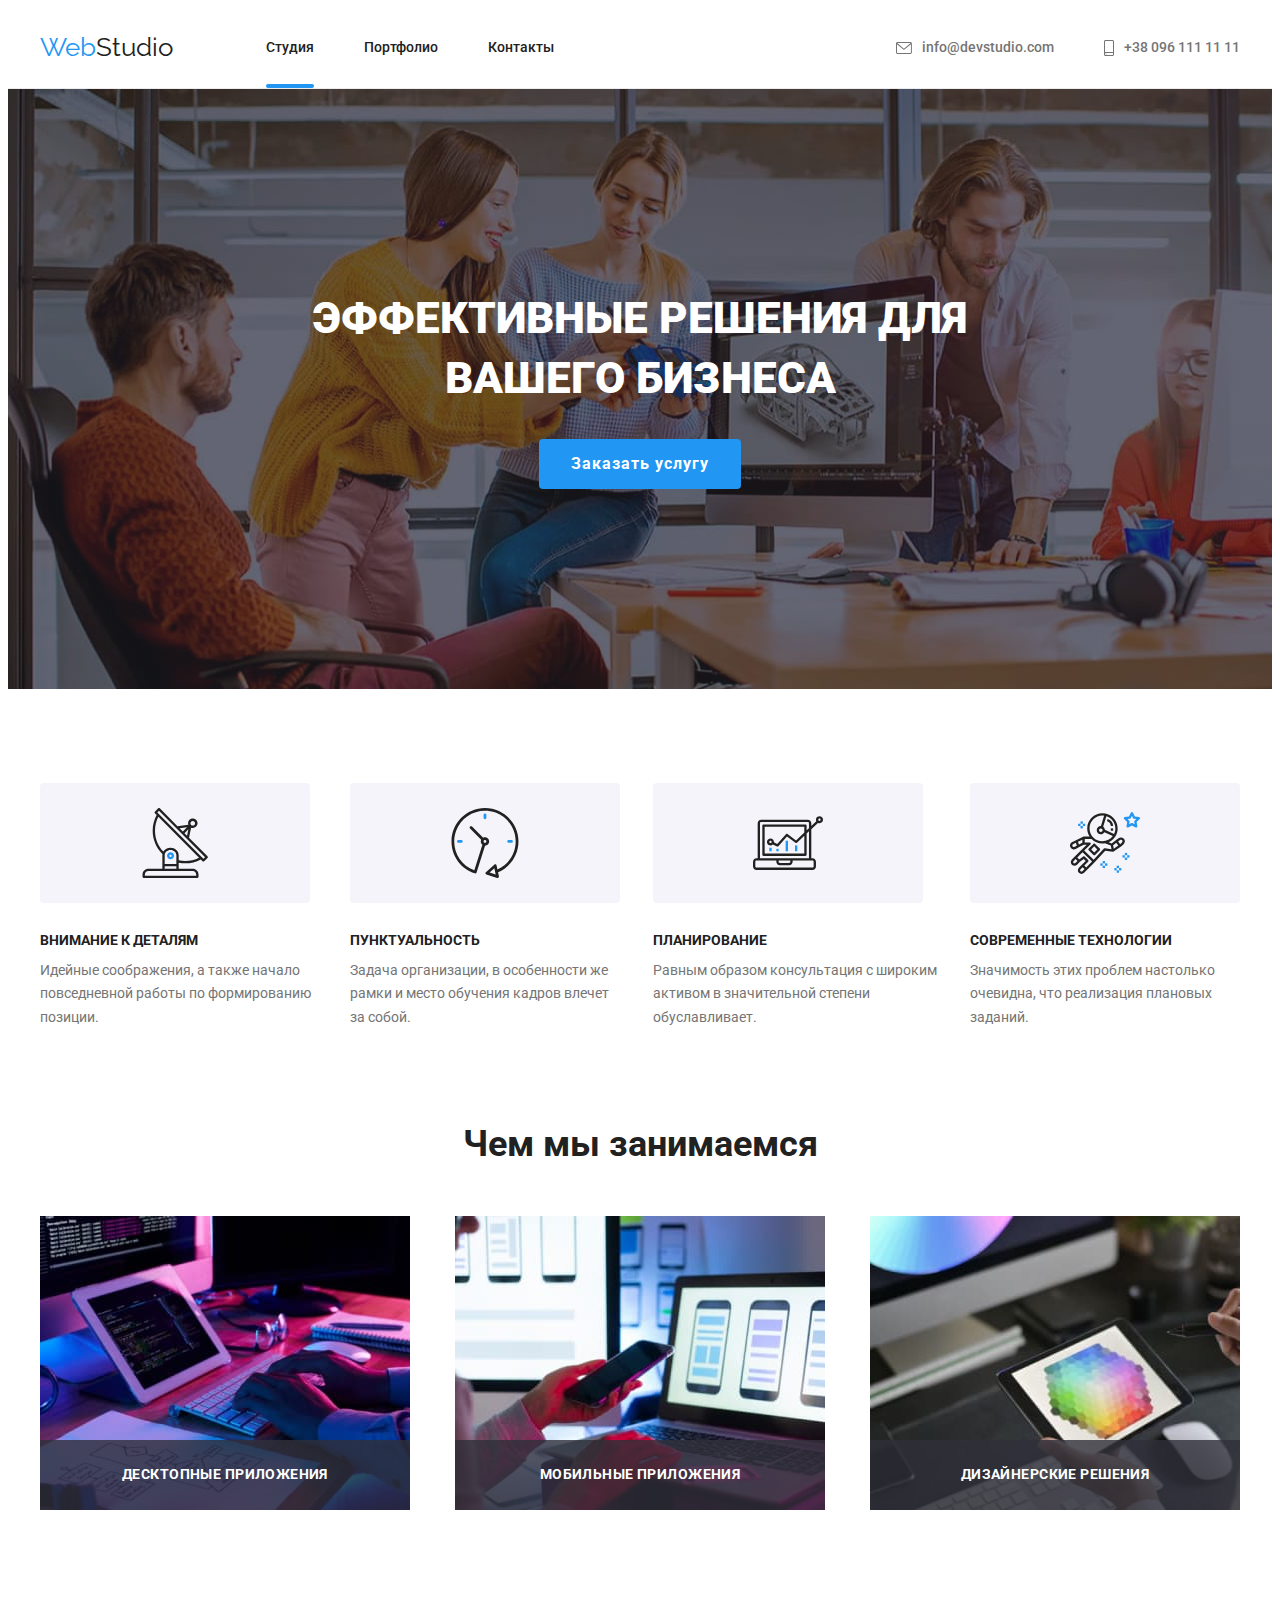
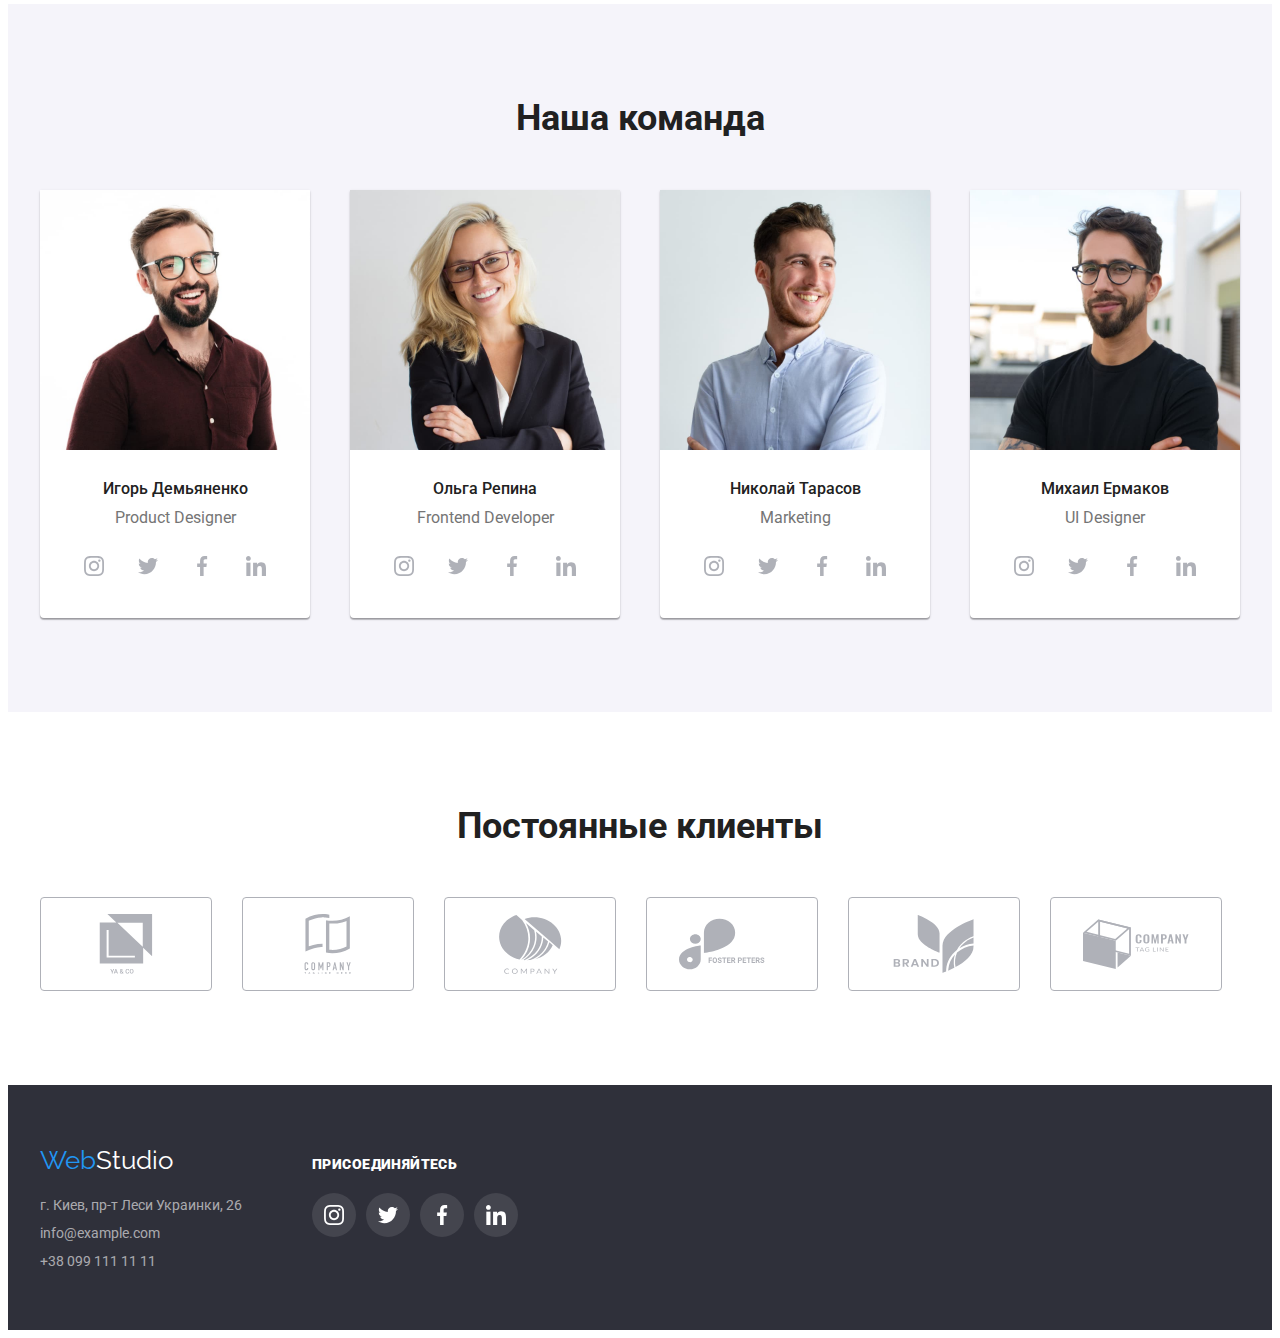
<file: index.html>
<!DOCTYPE html>
<html lang="ru">
  <head>
    <meta charset="UTF-8" />
    <meta http-equiv="X-UA-Compatible" content="IE=edge" />
    <meta name="viewport" content="width=device-width, initial-scale=1.0" />
    <title>WebStudio</title>
    <!-- Подключение нормализатора -->
    <link
      rel="stylesheet"
      href="https://cdnjs.cloudflare.com/ajax/libs/modern-normalize/1.1.0/modern-normalize.min.css"
      integrity="sha512-wpPYUAdjBVSE4KJnH1VR1HeZfpl1ub8YT/NKx4PuQ5NmX2tKuGu6U/JRp5y+Y8XG2tV+wKQpNHVUX03MfMFn9Q=="
      crossorigin="anonymous"
      referrerpolicy="no-referrer"
    />
    <!-- Подключение таблицы стилей -->
    <link rel="stylesheet" href="./css/styles.css" />
    <!-- Подключение шрифтов -->
    <link rel="preconnect" href="https://fonts.googleapis.com" />
    <link rel="preconnect" href="https://fonts.gstatic.com" crossorigin />
    <link
      href="https://fonts.googleapis.com/css2?family=Raleway:wght@700&family=Roboto:wght@400;500;700;900&display=swap"
      rel="stylesheet"
    />
  </head>
  <body>
    <header class="head-border">
      <!--Навигация-->
      <div class="container all-nav">
        <nav class="all-nav">
          <a class="logo" href="./index.html"
            ><span class="logo-web">Web</span>Studio</a
          >
          <ul class="list nav-list">
            <li class="nav-item">
              <a class="nav-link nav-after active" href="./index.html"
                >Студия</a
              >
            </li>

            <li class="nav-item">
              <a class="nav-link nav-after" href="./portfolio.html"
                >Портфолио</a
              >
            </li>
            <li class="nav-item">
              <a class="nav-link nav-after" href="#contacts">Контакты</a>
            </li>
          </ul>
        </nav>

        <!--Контакты-->
        <ul class="list nav-list contact">
          <li class="nav-item">
            <a class="nav-link color-g" href="mailto:info@devstudio.com:">
              <svg class="contact-icon" width="16" height="12">
                <use class="icon" href="./images/icons.svg#icon-mail"></use>
              </svg>
              info@devstudio.com</a
            >
          </li>
          <li class="nav-item">
            <a class="nav-link color-g" href="tel:+380961111111">
              <svg class="contact-icon" width="10" height="16">
                <use
                  class="icon"
                  href="./images/icons.svg#icon-smartphone"
                ></use></svg
              >+38 096 111 11 11</a
            >
          </li>
        </ul>
      </div>
      <!--Герой-->
    </header>
    <main>
      <section class="back-color">
        <div class="container">
          <h1 class="hero">Эффективные решения для вашего бизнеса</h1>
          <button class="order-service" type="button" data-modal-open>
            Заказать услугу
          </button>
        </div>
        <div class="backdrop is-hidden" data-modal>
          <div class="modal">
            <a href="" class="modal-close" data-modal-close>
              <img
                src="./images/close.svg"
                alt="Закрыть"
                width="11"
                height="11"
              />
            </a>
          </div>
        </div>
      </section>

      <!--Описание особенностей компании-->
      <section class="diff">
        <div class="container">
          <h2 class="hide">Особенности</h2>
          <ul class="list diff-company">
            <li class="hero-item">
              <div class="diff-icon">
                <svg class="icon-top" width="70" height="70">
                  <use href="./images/icons.svg#icon-antena"></use>
                </svg>
              </div>
              <h3 class="hero-list">Внимание к деталям</h3>
              <p class="color-g hero-text">
                Идейные соображения, а также начало повседневной работы по
                формированию позиции.
              </p>
            </li>
            <li class="hero-item">
              <div class="diff-icon">
                <svg class="icon-top" width="70" height="70">
                  <use href="./images/icons.svg#icon-clock"></use>
                </svg>
              </div>
              <h3 class="hero-list">Пунктуальность</h3>
              <p class="color-g hero-text">
                Задача организации, в особенности же рамки и место обучения
                кадров влечет за собой.
              </p>
            </li>
            <li class="hero-item">
              <div class="diff-icon">
                <svg class="icon-top" width="70" height="70">
                  <use href="./images/icons.svg#icon-diagram"></use>
                </svg>
              </div>
              <h3 class="hero-list">Планирование</h3>
              <p class="color-g hero-text">
                Равным образом консультация с широким активом в значительной
                степени обуславливает.
              </p>
            </li>
            <li class="hero-item">
              <div class="diff-icon">
                <svg class="icon-top" width="70" height="70">
                  <use href="./images/icons.svg#icon-astronaut"></use>
                </svg>
              </div>
              <h3 class="hero-list">Современные технологии</h3>
              <p class="color-g hero-text">
                Значимость этих проблем настолько очевидна, что реализация
                плановых заданий.
              </p>
            </li>
          </ul>
        </div>
      </section>
      <!--Чем занимается компания-->
      <section class="works">
        <div class="container">
          <h2 class="head-style">Чем мы занимаемся</h2>
          <ul class="list works-list">
            <li class="work-pic">
              <a href=""
                ><img
                  src="./images/img1.jpg"
                  alt="програмированием логики"
                  width="370"
                  height="294"
                />
                <div class="text-bottom">
                  <p class="text-b">Десктопные приложения</p>
                </div>
              </a>
            </li>
            <li class="work-pic">
              <a href=""
                ><img
                  src="./images/img2.jpg"
                  alt="моделирование решений"
                  width="370"
                  height="294"
                />
                <div class="text-bottom">
                  <p class="text-b">Мобильные приложения</p>
                </div></a
              >
            </li>
            <li class="work-pic">
              <a href=""
                ><img
                  src="./images/img3.jpg"
                  alt="дезайн"
                  width="370"
                  height="294"
                />
                <div class="text-bottom">
                  <p class="text-b">Дизайнерские решения</p>
                </div></a
              >
            </li>
          </ul>
        </div>
      </section>
      <!--Наша команда-->
      <section class="team-bg">
        <div class="container">
          <h2 class="head-style">Наша команда</h2>
          <ul class="list team-list">
            <li class="team-item">
              <img
                src="./images/Product-Designer.jpg"
                alt="Игорь Демьяненко"
                width="270"
                height="260"
              />
              <h3 class="team">Игорь Демьяненко</h3>
              <p class="color-g team-fs">Product Designer</p>
              <ul class="soc-list">
                <li class="soc-item">
                  <a
                    href="https://www.instagram.com/"
                    target="_blank"
                    class="soc-link"
                  >
                    <svg class="soc-icon" width="20" height="20">
                      <use href="./images/icons.svg#icon-instagram"></use>
                    </svg>
                  </a>
                </li>
                <li class="soc-item">
                  <a
                    href="https://twitter.com/"
                    target="_blank"
                    class="soc-link"
                  >
                    <svg class="soc-icon" width="20" height="20">
                      <use href="./images/icons.svg#icon-twitter"></use>
                    </svg>
                  </a>
                </li>
                <li class="soc-item">
                  <a
                    href="https://www.facebook.com/"
                    target="_blank"
                    class="soc-link"
                  >
                    <svg class="soc-icon" width="20" height="20">
                      <use href="./images/icons.svg#icon-facebook"></use>
                    </svg>
                  </a>
                </li>
                <li class="soc-item">
                  <a
                    href="https://linkedin.com/"
                    target="_blank"
                    class="soc-link"
                  >
                    <svg class="soc-icon" width="20" height="20">
                      <use href="./images/icons.svg#icon-linkedin"></use>
                    </svg>
                  </a>
                </li>
              </ul>
            </li>

            <li class="team-item">
              <img
                src="./images/Frontend-Developer.jpg"
                alt="Ольга Репина"
                width="270"
                height="260"
              />
              <h3 class="team">Ольга Репина</h3>
              <p class="color-g team-fs">Frontend Developer</p>
              <ul class="soc-list">
                <li class="soc-item">
                  <a
                    href="https://www.instagram.com/"
                    target="_blank"
                    class="soc-link"
                  >
                    <svg class="soc-icon" width="20" height="20">
                      <use href="./images/icons.svg#icon-instagram"></use>
                    </svg>
                  </a>
                </li>
                <li class="soc-item">
                  <a
                    href="https://twitter.com/"
                    target="_blank"
                    class="soc-link"
                  >
                    <svg class="soc-icon" width="20" height="20">
                      <use href="./images/icons.svg#icon-twitter"></use>
                    </svg>
                  </a>
                </li>
                <li class="soc-item">
                  <a
                    href="https://www.facebook.com/"
                    target="_blank"
                    class="soc-link"
                  >
                    <svg class="soc-icon" width="20" height="20">
                      <use href="./images/icons.svg#icon-facebook"></use>
                    </svg>
                  </a>
                </li>
                <li class="soc-item">
                  <a
                    href="https://linkedin.com/"
                    target="_blank"
                    class="soc-link"
                  >
                    <svg class="soc-icon" width="20" height="20">
                      <use href="./images/icons.svg#icon-linkedin"></use>
                    </svg>
                  </a>
                </li>
              </ul>
            </li>
            <li class="team-item">
              <img
                src="./images/Marketing.jpg"
                alt="Николай Тарасов"
                width="270"
                height="260"
              />
              <h3 class="team">Николай Тарасов</h3>
              <p class="color-g team-fs">Marketing</p>
              <ul class="soc-list">
                <li class="soc-item">
                  <a
                    href="https://www.instagram.com/"
                    target="_blank"
                    class="soc-link"
                  >
                    <svg class="soc-icon" width="20" height="20">
                      <use href="./images/icons.svg#icon-instagram"></use>
                    </svg>
                  </a>
                </li>
                <li class="soc-item">
                  <a
                    href="https://twitter.com/"
                    target="_blank"
                    class="soc-link"
                  >
                    <svg class="soc-icon" width="20" height="20">
                      <use href="./images/icons.svg#icon-twitter"></use>
                    </svg>
                  </a>
                </li>
                <li class="soc-item">
                  <a
                    href="https://www.facebook.com/"
                    target="_blank"
                    class="soc-link"
                  >
                    <svg class="soc-icon" width="20" height="20">
                      <use href="./images/icons.svg#icon-facebook"></use>
                    </svg>
                  </a>
                </li>
                <li class="soc-item">
                  <a
                    href="https://linkedin.com/"
                    target="_blank"
                    class="soc-link"
                  >
                    <svg class="soc-icon" width="20" height="20">
                      <use href="./images/icons.svg#icon-linkedin"></use>
                    </svg>
                  </a>
                </li>
              </ul>
            </li>
            <li class="team-item">
              <img
                src="./images/UI-Designer.jpg"
                alt="Михаил Ермаков"
                width="270"
                height="260"
              />
              <h3 class="team">Михаил Ермаков</h3>
              <p class="color-g team-fs">UI Designer</p>
              <ul class="soc-list">
                <li class="soc-item">
                  <a
                    href="https://www.instagram.com/"
                    target="_blank"
                    class="soc-link"
                  >
                    <svg class="soc-icon" width="20" height="20">
                      <use href="./images/icons.svg#icon-instagram"></use>
                    </svg>
                  </a>
                </li>
                <li class="soc-item">
                  <a
                    href="https://twitter.com/"
                    target="_blank"
                    class="soc-link"
                  >
                    <svg class="soc-icon" width="20" height="20">
                      <use href="./images/icons.svg#icon-twitter"></use>
                    </svg>
                  </a>
                </li>
                <li class="soc-item">
                  <a
                    href="https://www.facebook.com/"
                    target="_blank"
                    class="soc-link"
                  >
                    <svg class="soc-icon" width="20" height="20">
                      <use href="./images/icons.svg#icon-facebook"></use>
                    </svg>
                  </a>
                </li>
                <li class="soc-item">
                  <a
                    href="https://linkedin.com/"
                    target="_blank"
                    class="soc-link"
                  >
                    <svg class="soc-icon" width="20" height="20">
                      <use href="./images/icons.svg#icon-linkedin"></use>
                    </svg>
                  </a>
                </li>
              </ul>
            </li>
          </ul>
        </div>
      </section>
      <!-- Постоянные клиенты -->
      <section class="client">
        <div class="container">
          <h2 class="head-style">Постоянные клиенты</h2>
          <ul class="client-list">
            <li class="client-item">
              <a href="" class="client-link">
                <svg class="client-pic" width="106" height="60">
                  <use href="./images/icons.svg#icon-client1"></use>
                </svg>
              </a>
            </li>
            <li class="client-item">
              <a href="" class="client-link">
                <svg class="client-pic" width="106" height="60">
                  <use href="./images/icons.svg#icon-client2"></use>
                </svg>
              </a>
            </li>
            <li class="client-item">
              <a href="" class="client-link">
                <svg class="client-pic" width="106" height="60">
                  <use href="./images/icons.svg#icon-client3"></use>
                </svg>
              </a>
            </li>
            <li class="client-item">
              <a href="" class="client-link">
                <svg class="client-pic" width="106" height="60">
                  <use href="./images/icons.svg#icon-client4"></use>
                </svg>
              </a>
            </li>
            <li class="client-item">
              <a href="" class="client-link">
                <svg class="client-pic" width="106" height="60">
                  <use href="./images/icons.svg#icon-client5"></use>
                </svg>
              </a>
            </li>
            <li class="client-item">
              <a href="" class="client-link">
                <svg class="client-pic" width="106" height="60">
                  <use href="./images/icons.svg#icon-client6"></use>
                </svg>
              </a>
            </li>
          </ul>
        </div>
      </section>
    </main>
    <!--Подвал-->
    <footer class="footer-color">
      <div class="container comunity">
        <div>
          <a class="logo logo-footer" href="./index.html"
            ><span class="logo-web">Web</span>Studio</a
          >
          <address>
            <ul class="list address">
              <li class="add-list">
                <a
                  class="adr-list"
                  id="contacts"
                  href="https://goo.gl/maps/kGHBd9NLQaHWzJa29"
                  target="_blank"
                  >г. Киев, пр-т Леси Украинки, 26</a
                >
              </li>
              <li class="add-list">
                <a class="adr-list" href="mailto:info@example.com"
                  >info@example.com</a
                >
              </li>
              <li class="add-list">
                <a class="adr-list" href="tel:+380991111111"
                  >+38 099 111 11 11</a
                >
              </li>
            </ul>
          </address>
        </div>
        <div class="comunity-add">
          <h2 class="add"><strong>присоединяйтесь</strong></h2>
          <ul class="social-list comunity-list">
            <li class="soc-item">
              <a href="" class="soc-link comunity-link">
                <svg
                  class="soc-icon soc-comunity-footer"
                  width="20"
                  height="20"
                >
                  <use href="./images/icons.svg#icon-instagram"></use>
                </svg>
              </a>
            </li>
            <li class="soc-item">
              <a href="" class="soc-link comunity-link">
                <svg
                  class="soc-icon soc-comunity-footer"
                  width="20"
                  height="20"
                >
                  <use href="./images/icons.svg#icon-twitter"></use>
                </svg>
              </a>
            </li>
            <li class="soc-item">
              <a href="" class="soc-link comunity-link">
                <svg
                  class="soc-icon soc-comunity-footer"
                  width="20"
                  height="20"
                >
                  <use href="./images/icons.svg#icon-facebook"></use>
                </svg>
              </a>
            </li>
            <li class="soc-item">
              <a href="" class="soc-link comunity-link">
                <svg
                  class="soc-icon soc-comunity-footer"
                  width="20"
                  height="20"
                >
                  <use href="./images/icons.svg#icon-linkedin"></use>
                </svg>
              </a>
            </li>
          </ul>
        </div>
      </div>
    </footer>

    <script src="./js/modal.js"></script>
  </body>
</html>
</file>
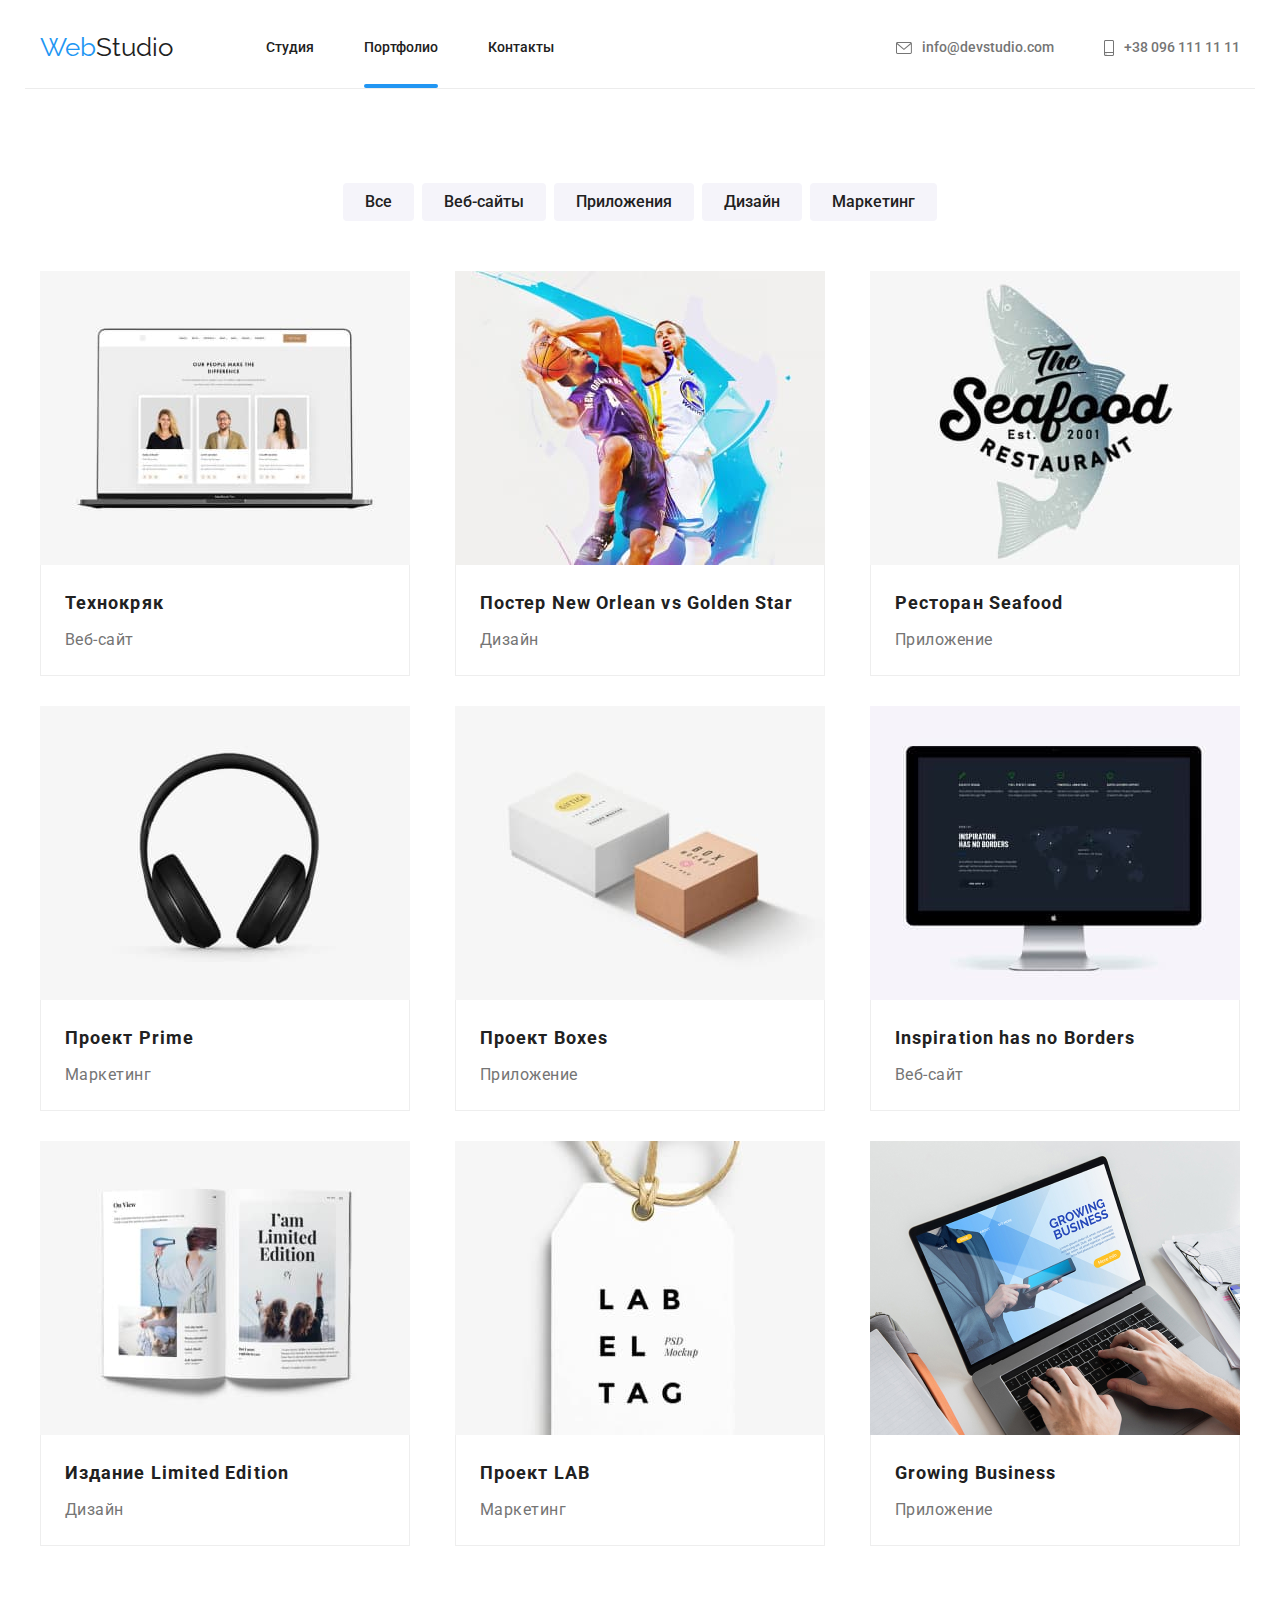
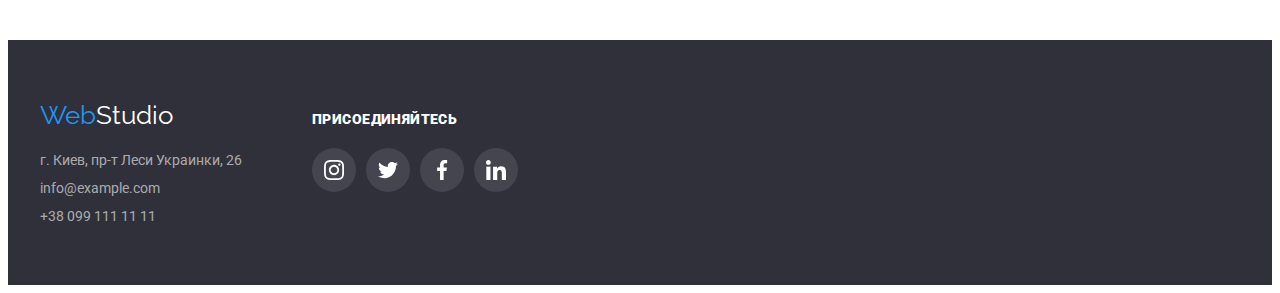
<file: portfolio.html>
<!DOCTYPE html>
<html lang="ru">
  <head>
    <meta charset="UTF-8" />
    <meta http-equiv="X-UA-Compatible" content="IE=edge" />
    <meta name="viewport" content="width=device-width, initial-scale=1.0" />
    <title>Портфолио</title>
    <link
      rel="stylesheet"
      href="https://cdnjs.cloudflare.com/ajax/libs/modern-normalize/1.1.0/modern-normalize.min.css"
      integrity="sha512-wpPYUAdjBVSE4KJnH1VR1HeZfpl1ub8YT/NKx4PuQ5NmX2tKuGu6U/JRp5y+Y8XG2tV+wKQpNHVUX03MfMFn9Q=="
      crossorigin="anonymous"
      referrerpolicy="no-referrer"
    />
    <link rel="stylesheet" href="./css/styles.css" />
    <link rel="preconnect" href="https://fonts.googleapis.com" />
    <link rel="preconnect" href="https://fonts.gstatic.com" crossorigin />
    <link
      href="https://fonts.googleapis.com/css2?family=Raleway:wght@700&family=Roboto:wght@400;500;700;900&display=swap"
      rel="stylesheet"
    />
  </head>
  <body>
    <header>
      <!--Навигация-->
      <div class="container all-nav border">
        <nav class="all-nav">
          <a class="logo" href="./index.html"
            ><span class="logo-web">Web</span>Studio</a
          >
          <ul class="list nav-list">
            <li class="nav-item">
              <a class="nav-link nav-after" href="./index.html">Студия</a>
            </li>

            <li class="nav-item">
              <a class="nav-link nav-after active" href="./portfolio.html"
                >Портфолио</a
              >
            </li>
            <li class="nav-item">
              <a class="nav-link nav-after" href="#contacts">Контакты</a>
            </li>
          </ul>
        </nav>

        <!--Контакты-->
        <ul class="list nav-list contact">
          <li class="nav-item">
            <a class="nav-link color-g" href="mailto:info@devstudio.com:">
              <svg class="contact-icon" width="16" height="12">
                <use class="icon" href="./images/icons.svg#icon-mail"></use>
              </svg>
              info@devstudio.com</a
            >
          </li>
          <li class="nav-item">
            <a class="nav-link color-g" href="tel:+380961111111">
              <svg class="contact-icon" width="10" height="16">
                <use
                  class="icon"
                  href="./images/icons.svg#icon-smartphone"
                ></use></svg
              >+38 096 111 11 11</a
            >
          </li>
        </ul>
      </div>
    </header>
    <!--Герой-->
    <main>
      <section class="port">
        <div class="container">
          <!--Кнопки фильтров-->
          <ul class="filter-btn">
            <li class="btn-variant">
              <button class="btn" type="button">Все</button>
            </li>
            <li class="btn-variant">
              <button class="btn" type="button">Веб-сайты</button>
            </li>
            <li class="btn-variant">
              <button class="btn" type="button">Приложения</button>
            </li>
            <li class="btn-variant">
              <button class="btn" type="button">Дизайн</button>
            </li>
            <li class="btn-variant">
              <button class="btn" type="button">Маркетинг</button>
            </li>
          </ul>
          <!--Секция выполненных работ-->

          <h1 class="hide">Примеры наших работ</h1>
          <ul class="list examples">
            <li class="card">
              <a class="examples-link" href="">
                <div class="overlay">
                  <img
                    class=""
                    src="./images/technockrack.jpg"
                    alt="Технокряк"
                    width="370"
                    height="294"
                  />
                  <div class="overlay-text">
                    <p>
                      Ресурс предлагает комплексные предложения с разным уровнем
                      функционала и сервисов. Все это позволит посетителю
                      получить исчерпывающие сведения о компании или частном
                      лице.
                    </p>
                  </div>
                </div>

                <div class="ex-card">
                  <p class="name-cards">Технокряк</p>
                  <p class="category">Веб-сайт</p>
                </div></a
              >
            </li>
            <li class="card">
              <a class="examples-link" href="">
                <div class="overlay">
                  <img
                    class=""
                    src="./images/neworlean.jpg"
                    alt="Постер New Orlean vs Golden Star"
                    width="370"
                    height="294"
                  />
                  <div class="overlay-text">
                    <p>
                      Ресурс предлагает комплексные предложения с разным уровнем
                      функционала и сервисов. Все это позволит посетителю
                      получить исчерпывающие сведения о компании или частном
                      лице.
                    </p>
                  </div>
                </div>
                <div class="ex-card">
                  <p class="name-cards">Постер New Orlean vs Golden Star</p>
                  <p class="category">Дизайн</p>
                </div></a
              >
            </li>
            <li class="card">
              <a class="examples-link" href="">
                <div class="overlay">
                  <img
                    class=""
                    src="./images/seafood.jpg"
                    alt=""
                    width="370"
                    height="294"
                  />
                  <div class="overlay-text">
                    <p>
                      Ресурс предлагает комплексные предложения с разным уровнем
                      функционала и сервисов. Все это позволит посетителю
                      получить исчерпывающие сведения о компании или частном
                      лице.
                    </p>
                  </div>
                </div>
                <div class="ex-card">
                  <p class="name-cards">Ресторан Seafood</p>
                  <p class="category">Приложение</p>
                </div></a
              >
            </li>
            <li class="card">
              <a class="examples-link" href="">
                <div class="overlay">
                  <img
                    class=""
                    src="./images/prime.jpg"
                    alt=""
                    width="370"
                    height="294"
                  />
                  <div class="overlay-text">
                    <p>
                      Ресурс предлагает комплексные предложения с разным уровнем
                      функционала и сервисов. Все это позволит посетителю
                      получить исчерпывающие сведения о компании или частном
                      лице.
                    </p>
                  </div>
                </div>
                <div class="ex-card">
                  <p class="name-cards">Проект Prime</p>
                  <p class="category">Маркетинг</p>
                </div></a
              >
            </li>
            <li class="card">
              <a class="examples-link" href="">
                <div class="overlay">
                  <img
                    class=""
                    src="./images/boxes.jpg"
                    alt="Проект Boxes"
                    width="370"
                    height="294"
                  />
                  <div class="overlay-text">
                    <p>
                      Ресурс предлагает комплексные предложения с разным уровнем
                      функционала и сервисов. Все это позволит посетителю
                      получить исчерпывающие сведения о компании или частном
                      лице.
                    </p>
                  </div>
                </div>
                <div class="ex-card">
                  <p class="name-cards">Проект Boxes</p>
                  <p class="category">Приложение</p>
                </div></a
              >
            </li>
            <li class="card">
              <a class="examples-link" href="">
                <div class="overlay">
                  <img
                    class=""
                    src="./images/inspiration.jpg"
                    alt="Inspiration has no Borders"
                    width="370"
                    height="294"
                  />
                  <div class="overlay-text">
                    <p>
                      Ресурс предлагает комплексные предложения с разным уровнем
                      функционала и сервисов. Все это позволит посетителю
                      получить исчерпывающие сведения о компании или частном
                      лице.
                    </p>
                  </div>
                </div>
                <div class="ex-card">
                  <p class="name-cards">Inspiration has no Borders</p>
                  <p class="category">Веб-сайт</p>
                </div></a
              >
            </li>
            <li class="card">
              <a class="examples-link" href="">
                <div class="overlay">
                  <img
                    class=""
                    src="./images/limited-edition.jpg"
                    alt="Издание Limited Edition"
                    width="370"
                    height="294"
                  />
                  <div class="overlay-text">
                    <p>
                      Ресурс предлагает комплексные предложения с разным уровнем
                      функционала и сервисов. Все это позволит посетителю
                      получить исчерпывающие сведения о компании или частном
                      лице.
                    </p>
                  </div>
                </div>
                <div class="ex-card">
                  <p class="name-cards">Издание Limited Edition</p>
                  <p class="category">Дизайн</p>
                </div></a
              >
            </li>
            <li class="card">
              <a class="examples-link" href="">
                <div class="overlay">
                  <img
                    class=""
                    src="./images/lab.jpg"
                    alt="Проект LAB"
                    width="370"
                    height="294"
                  />
                  <div class="overlay-text">
                    <p>
                      Ресурс предлагает комплексные предложения с разным уровнем
                      функционала и сервисов. Все это позволит посетителю
                      получить исчерпывающие сведения о компании или частном
                      лице.
                    </p>
                  </div>
                </div>
                <div class="ex-card">
                  <p class="name-cards">Проект LAB</p>
                  <p class="category">Маркетинг</p>
                </div></a
              >
            </li>
            <li class="card">
              <a class="examples-link" href="">
                <div class="overlay">
                  <img
                    class=""
                    src="./images/growing-bisnes.jpg"
                    alt="Growing Business"
                    width="370"
                    height="294"
                  />
                  <div class="overlay-text">
                    <p>
                      Ресурс предлагает комплексные предложения с разным уровнем
                      функционала и сервисов. Все это позволит посетителю
                      получить исчерпывающие сведения о компании или частном
                      лице.
                    </p>
                  </div>
                </div>
                <div class="ex-card">
                  <p class="name-cards">Growing Business</p>
                  <p class="category">Приложение</p>
                </div></a
              >
            </li>
          </ul>
        </div>
      </section>
    </main>
    <!--Подвал-->
    <footer class="footer-color">
      <div class="container comunity">
        <div>
          <a class="logo logo-footer" href="./index.html"
            ><span class="logo-web">Web</span>Studio</a
          >
          <address>
            <ul class="list address">
              <li class="add-list">
                <a
                  class="adr-list"
                  id="contacts"
                  href="https://goo.gl/maps/kGHBd9NLQaHWzJa29"
                  target="_blank"
                  >г. Киев, пр-т Леси Украинки, 26</a
                >
              </li>
              <li class="add-list">
                <a class="adr-list" href="mailto:info@example.com"
                  >info@example.com</a
                >
              </li>
              <li class="add-list">
                <a class="adr-list" href="tel:+380991111111"
                  >+38 099 111 11 11</a
                >
              </li>
            </ul>
          </address>
        </div>
        <div class="comunity-add">
          <h2 class="add"><strong>присоединяйтесь</strong></h2>
          <ul class="social-list comunity-list">
            <li class="soc-item">
              <a href="" class="soc-link comunity-link">
                <svg
                  class="soc-icon soc-comunity-footer"
                  width="20"
                  height="20"
                >
                  <use href="./images/icons.svg#icon-instagram"></use>
                </svg>
              </a>
            </li>
            <li class="soc-item">
              <a href="" class="soc-link comunity-link">
                <svg
                  class="soc-icon soc-comunity-footer"
                  width="20"
                  height="20"
                >
                  <use href="./images/icons.svg#icon-twitter"></use>
                </svg>
              </a>
            </li>
            <li class="soc-item">
              <a href="" class="soc-link comunity-link">
                <svg
                  class="soc-icon soc-comunity-footer"
                  width="20"
                  height="20"
                >
                  <use href="./images/icons.svg#icon-facebook"></use>
                </svg>
              </a>
            </li>
            <li class="soc-item">
              <a href="" class="soc-link comunity-link">
                <svg
                  class="soc-icon soc-comunity-footer"
                  width="20"
                  height="20"
                >
                  <use href="./images/icons.svg#icon-linkedin"></use>
                </svg>
              </a>
            </li>
          </ul>
        </div>
      </div>
    </footer>
  </body>
</html>
</file>
<file: css/styles.css>
:root {
  --bgcolor: #fff;
  --color-text: #212121;
  --hover-focus: #2196f3;
  --color-nav: #212121;
  --header-footer: #2f303a;
  --team-bg: #f5f4fa;
  --category-search: #757575;
  --cubik: cubic-bezier(0.4, 0, 0.2, 1);
}

body {
  font-family: roboto;
  color: var(--color-text);
  background-color: var(--bgcolor);
}

/* Сбросс отступов */
h1,
h2,
h3,
p,
ul {
  margin: 0;
  padding: 0;
}
/* Свойства контейнера */
.container {
  width: 1200px;
  padding-left: 15px;
  padding-right: 15px;
  margin-right: auto;
  margin-left: auto;
  /* outline: 1px solid red; */
}
.all-nav {
  display: flex;
  align-items: center;
}
.border {
  border-bottom: 1px solid #ececec;
}
/* Декоративная полоса под header */
.head-border {
  border-bottom: 1px solid #ececec;
}
/* Начало оформления лого */
.logo {
  display: flex;
  padding-top: 24px;
  padding-bottom: 25px;
  font-size: 26px;
  font-family: raleway;
  text-decoration: none;
  color: var(--color-text);
}
.logo-web {
  display: flex;
  font-size: 26px;
  font-family: raleway;
  color: var(--hover-focus);
}
.logo-footer {
  color: var(--bgcolor);
  padding-bottom: 0;
  margin-bottom: 20px;
  padding-top: 0;
}
/* Конец оформления лого */
.nav-list {
  display: flex;

  margin-left: 93px;
}

.nav-link {
  display: flex;
  padding-top: 32px;
  padding-bottom: 32px;
  /* outline: 1px solid red; */
  font-size: 14px;
  font-weight: 500;
  text-decoration: none;
  line-height: 1.14;
  color: var(--color-nav);
  align-items: center;
  justify-content: center;

  transition-property: color;
  transition-duration: 250ms;
  transition-timing-function: var(--cubik);
}
.nav-item {
  position: relative;
}

.nav-after::after {
  content: "";
  position: absolute;
  left: 0;
  bottom: 0;
  width: 100%;
  height: 4px;
  background-color: var(--hover-focus);
  border-radius: 2px;
  opacity: 0;

  transition-property: opacity;
  transition-duration: 250ms;
  transition-timing-function: var(--cubik);
}
.nav-after:hover::after,
.nav-after:focus::after,
.nav-after.active::after {
  opacity: 1;
}
.border {
  border-bottom: 1px solid #ececec;
}

.nav-list .nav-item + .nav-item {
  margin-left: 50px;
}
.nav-link:hover,
.nav-link:focus {
  color: var(--hover-focus);
}
.list {
  list-style: none;
}
.color-g {
  color: var(--category-search);
}
.back-color {
  padding-top: 200px;
  padding-bottom: 200px;
  background-color: #c4c4c4;
  max-width: 1600px;
  margin-right: auto;
  margin-left: auto;
  background-image: linear-gradient(
      rgba(47, 48, 58, 0.4),
      rgba(47, 48, 58, 0.4)
    ),
    url(../images/hero-img.jpg);
}
.footer-color {
  background-color: var(--header-footer);
  padding-top: 60px;
  padding-bottom: 60px;
}
.contact {
  margin-left: auto;
}
.hero {
  text-align: center;
  margin-bottom: 30px;
  width: 696px;
  margin-right: auto;
  margin-left: auto;

  font-size: 44px;
  font-weight: 900;
  text-transform: uppercase;
  line-height: 1.36;
  color: var(--bgcolor);
}
.order-service {
  display: block;
  margin-left: auto;
  margin-right: auto;
  color: #ffffff;
  background-color: var(--hover-focus);
  border: none;
  border-radius: 4px;
  font-size: 16px;
  font-weight: 700;
  padding: 10px 32px;
  font-family: roboto;
  cursor: pointer;
  letter-spacing: 0.06em;
  line-height: 1.87;

  transition-property: color, background-color;
  transition-duration: 250ms;
  transition-timing-function: var(--cubik);
}
.order-service:hover,
.order-service:focus {
  box-shadow: 0px 4px 4px 0px rgba(0, 0, 0, 0.15);
}
.order-service:active {
  color: var(--color-text);
  background-color: #f5f4fa;
}

.backdrop.is-hidden {
  visibility: hidden;
  opacity: 0;
  pointer-events: none;
  transform: scale(1.9);
}

.backdrop {
  position: fixed;
  width: 100vw;
  height: 100vh;
  top: 0;
  left: 0;
  background-color: rgba(0, 0, 0, 0.2);
  z-index: 1;
  visibility: visible;
  opacity: 1;
  pointer-events: all;
  transform: scale(1);
  transition: transform 250ms var(--cubik);
}

.backdrop.is-hidden .modal {
  transform: translate(-50%, -50%) scale(1);
  opacity: 0;
}

.modal {
  position: absolute;
  min-width: 528px;
  min-height: 60vh;
  top: 50%;
  left: 50%;
  transform: translate(-50%, -50%) scale(1.5);
  background-color: rgba(255, 255, 255, 1);
  box-shadow: 0px 1px 3px rgba(0, 0, 0, 0.12), 0px 1px 1px rgba(0, 0, 0, 0.14),
    0px 2px 1px rgba(0, 0, 0, 0.2);
  border-radius: 4px;
  opacity: 1;
  transition: transform 250ms var(--cubik), opacity 250ms var(--cubik);
}

.modal-close {
  position: fixed;
  top: 8px;
  right: 8px;
  display: flex;
  width: 30px;
  height: 30px;
  justify-content: center;
  align-items: center;
  background-color: var(--bgcolor);
  border: 1px solid rgba(0, 0, 0, 0.1);
  border-radius: 50%;
}
/* класс скрытия элемента */
.hide {
  position: absolute;
  width: 1px;
  height: 1px;
  margin: -1px;
  border: 0;
  padding: 0;
  white-space: nowrap;
  clip-path: inset(100%);
  clip: rect(0 0 0 0);
  overflow: hidden;
}
/* Описание особенностей компании */
.diff-company {
  display: flex;
}
.diff-company .hero-item + .hero-item {
  margin-left: 30px;
}
.diff {
  padding-top: 94px;
  padding-bottom: 94px;
}
/*------END-------- Описание особенностей компании */
.hero-list {
  margin-bottom: 10px;

  font-size: 14px;
  font-weight: 700;
  line-height: 1.14;
  text-transform: uppercase;
}
.hero-text {
  font-size: 14px;
  font-weight: 400;
  line-height: 1.71;
}
.head-style {
  text-align: center;
  margin-bottom: 50px;

  font-size: 36px;
  line-height: 1.16;
}
.works {
  padding-bottom: 94px;
}
.works-list {
  display: flex;
  justify-content: space-between;
}
.work-pic {
  position: relative;
}
.text-bottom {
  position: absolute;
  display: inline-flex;
  width: 100%;
  height: 70px;
  left: 0;
  bottom: 0;
  background-color: rgba(47, 48, 58, 0.8);
  justify-content: center;
  align-items: center;
}
.text-b {
  display: inline-flex;
  text-transform: uppercase;
  font-size: 14px;
  font-weight: 700;
  line-height: 1.14;
  letter-spacing: 0.03em;
  color: var(--bgcolor);
}
.team-list {
  display: flex;
  justify-content: space-between;
}
.team-item {
  padding-bottom: 30px;
  background-color: #ffffff;
  border: transparent;
  border-radius: 0px 0px 4px 4px;
  box-shadow: 0px 1px 3px rgba(0, 0, 0, 0.12), 0px 1px 1px rgba(0, 0, 0, 0.14),
    0px 2px 1px rgba(0, 0, 0, 0.2);
}
.team-item + .team-item {
  margin-left: 30px;
}
.team {
  margin-bottom: 10px;
  text-align: center;
  padding-top: 30px;
  font-size: 16px;
  font-weight: 500;
  line-height: 1.18;
}
.team-fs {
  text-align: center;
  margin-bottom: 16px;

  /* padding-bottom: 30px; */
  font-size: 16px;
  font-weight: 400;
  line-height: 1.18;
}
.team-bg {
  max-width: 1600px;
  margin-right: auto;
  margin-left: auto;
  background-color: var(--team-bg);
  padding-top: 94px;
  padding-bottom: 94px;
}
.address .add-list + .add-list {
  margin-top: 9px;
}
.adr-list {
  color: rgba(255, 255, 255, 0.6);
  text-decoration: none;
  font-style: normal;
  font-size: 14px;
  font-weight: 400;

  transition-property: color;
  transition-duration: 250ms;
  transition-timing-function: var(--cubik);
}
.adr-list:hover,
.adr-list:focus {
  color: var(--hover-focus);
}
.filter-btn button {
  color: #212121;
  padding: 6px 22px;
  font-size: 16px;
  font-weight: 500;
  background-color: #f5f4fa;
  border: none;
  border-radius: 4px;
  font-family: roboto;
  cursor: pointer;
  line-height: 1.625;
}
.filter-btn {
  display: flex;
  justify-content: center;
  margin-bottom: 50px;
  list-style: none;
}
.filter-btn .btn-variant + .btn-variant {
  margin-left: 8px;
}

.btn {
  transition-property: color, background-color, box-shadow;
  transition-duration: 250ms;
  transition-timing-function: var(--cubik);
}

.btn:hover,
.btn:focus {
  color: var(--bgcolor);
  background-color: var(--hover-focus);
  box-shadow: 0px 2px 2px 0px #0000001f, 0px 1px 2px 0px #00000014,
    0px 3px 1px 0px #0000001a;
}
.btn:active {
  box-shadow: 0px 1px 2px 0px rgba(0, 0, 0, 0.08);
}
.examples {
  display: flex;
  flex-wrap: wrap;
  justify-content: space-between;
}
.list > p {
  font-size: 16px;
  font-weight: 400;
}
.list .poster-name {
  font-size: 18px;
  font-weight: 700;
}

.ex-card {
  padding: 20px 24px;
  border: 1px solid #eeeeee;
  border-top: none;
}
.card {
  margin-bottom: 30px;
}
.card:nth-last-child(-n + 3) {
  margin-bottom: 0;
}
.examples-link {
  display: block;
  text-decoration: none;

  transition-property: box-shadow;
  transition-duration: 250ms;
  transition-timing-function: var(--cubik);
}
.examples-link:hover,
.examples-link:focus {
  cursor: pointer;
  box-shadow: 0px 1px 1px rgba(0, 0, 0, 0.12), 0px 4px 4px rgba(0, 0, 0, 0.06),
    1px 4px 6px rgba(0, 0, 0, 0.16);
}
.overlay {
  position: relative;
  overflow: hidden;
}

.overlay-text {
  position: absolute;
  display: flex;
  left: 0;
  bottom: 0;
  max-width: 370px;
  height: 100%;
  justify-content: center;
  align-items: center;
  padding: 63px 24px;

  background-color: rgba(33, 150, 243, 0.898);
  color: var(--bgcolor);
  font-size: 18px;
  font-weight: 400;
  line-height: 1.55;
  letter-spacing: 0.03em;

  transform: translateY(100%);
  opacity: 0;
  transition-property: transform;
  transition-duration: 250ms;
  transition-timing-function: var(--cubik);
}

.examples-link:hover .overlay-text,
.examples-link:focus .overlay-text {
  transform: translateY(0);
  opacity: 1;
}

img {
  display: block;
  max-width: 100%;
  height: auto;
}
.port {
  padding-top: 94px;
  padding-bottom: 94px;
}
.name-cards {
  margin-bottom: 4px;

  font-size: 18px;
  font-weight: 700;
  line-height: 2;
  color: var(--color-text);
  letter-spacing: 0.06em;
}
.category {
  font-size: 16px;
  font-weight: 400;
  line-height: 1.87;
  color: var(--category-search);
  letter-spacing: 0.03em;
}
.contact-icon {
  margin: 0;
  padding: 0;
  margin-right: 10px;
  fill: var(--category-search);

  transition-property: fill;
  transition-duration: 250ms;
  transition-timing-function: var(--cubik);
}
.nav-link:hover .contact-icon {
  fill: var(--hover-focus);
}
.diff-icon {
  display: inline-flex;
  width: 270px;
  height: 120px;
  background-color: var(--team-bg);
  border-radius: 4px;
  margin-bottom: 30px;
  justify-content: center;
  align-items: center;
}
.soc-list {
  display: flex;
  margin-left: auto;
  margin-right: auto;

  justify-content: center;
  align-items: center;
  list-style: none;
}
.soc-link {
  display: flex;
  margin-left: auto;
  margin-right: auto;
  justify-content: center;
  align-items: center;
  width: 44px;
  height: 44px;
  background-color: #ffffff;
  border-radius: 50%;
  color: #ffffff;

  transition-property: background-color;
  transition-duration: 250ms;
  transition-timing-function: var(--cubik);
}
.soc-item {
  display: flex;
  justify-content: center;
  align-items: center;

  margin-left: 10px;
}
.soc-item:first-child {
  margin-left: 0;
}
.soc-link:hover,
.soc-link:focus {
  background-color: var(--hover-focus);
}
.soc-icon {
  fill: #afb1b8;

  transition-property: fill;
  transition-duration: 250ms;
  transition-timing-function: var(--cubik);
}
.soc-link:hover .soc-icon,
.soc-link:focus .soc-icon {
  fill: currentColor;
}
.client {
  max-width: 1600px;
  margin-right: auto;
  margin-left: auto;
  padding-top: 94px;
  padding-bottom: 94px;
}
.client-list {
  display: flex;
  list-style: none;
}
.card-client {
  display: flex;
  justify-content: center;
  align-items: center;
  width: 170px;
  height: 92px;
  border: 1px solid #afb1b8;
  border-radius: 4px;
}
.client-item {
  margin-left: 30px;
}
.client-item:first-child {
  margin-left: 0;
}
.client-link {
  display: flex;
  justify-content: center;
  align-items: center;
  width: 170px;
  height: 92px;
  border: 1px solid #afb1b8;
  border-radius: 4px;
  fill: #afb1b8;

  transition-property: border-color;
  transition-duration: 250ms;
  transition-timing-function: var(--cubik);
}
.client-link:hover,
.client-link:focus {
  border-color: var(--hover-focus);
  cursor: pointer;
}
.client-pic {
  fill: inherit;
  transition-property: fill;
  transition-duration: 250ms;
  transition-timing-function: var(--cubik);
}
.client-link:hover .client-pic,
.client-link:focus .client-pic {
  fill: var(--hover-focus);
}
.add {
  color: var(--bgcolor);
  font-size: 14px;
  font-weight: 700;
  line-height: 1.14;
  letter-spacing: 0.03em;
  text-transform: uppercase;
  padding-top: 12px;
  margin-bottom: 20px;
}
.comunity {
  display: flex;
}
.comunity-add {
  margin-left: 70px;
}
.comunity-list {
  display: flex;
}
.soc-link.comunity-link {
  background-color: #ffffff1a;
}
.soc-link.comunity-link:hover,
.soc-link.comunity-link:focus {
  background-color: var(--hover-focus);
  cursor: pointer;
}
.soc-comunity-footer {
  fill: var(--bgcolor);
}
</file>
